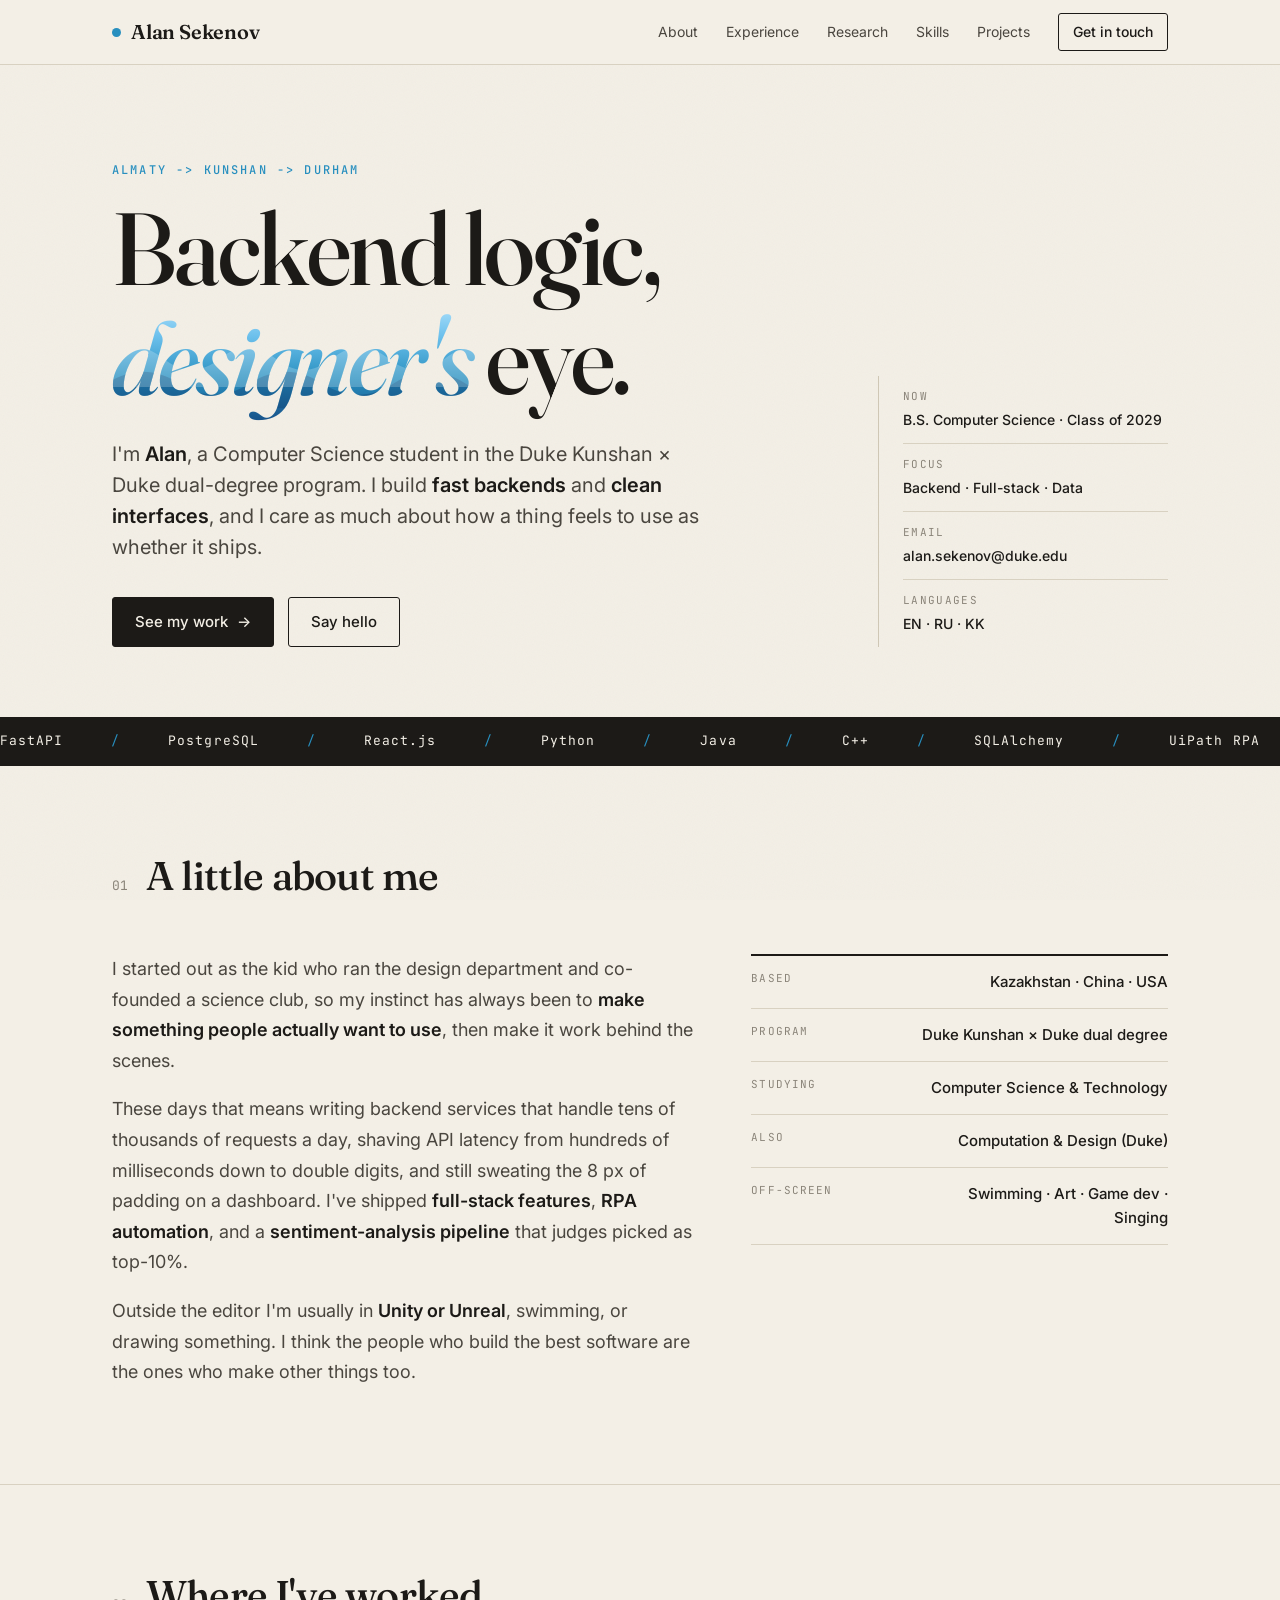
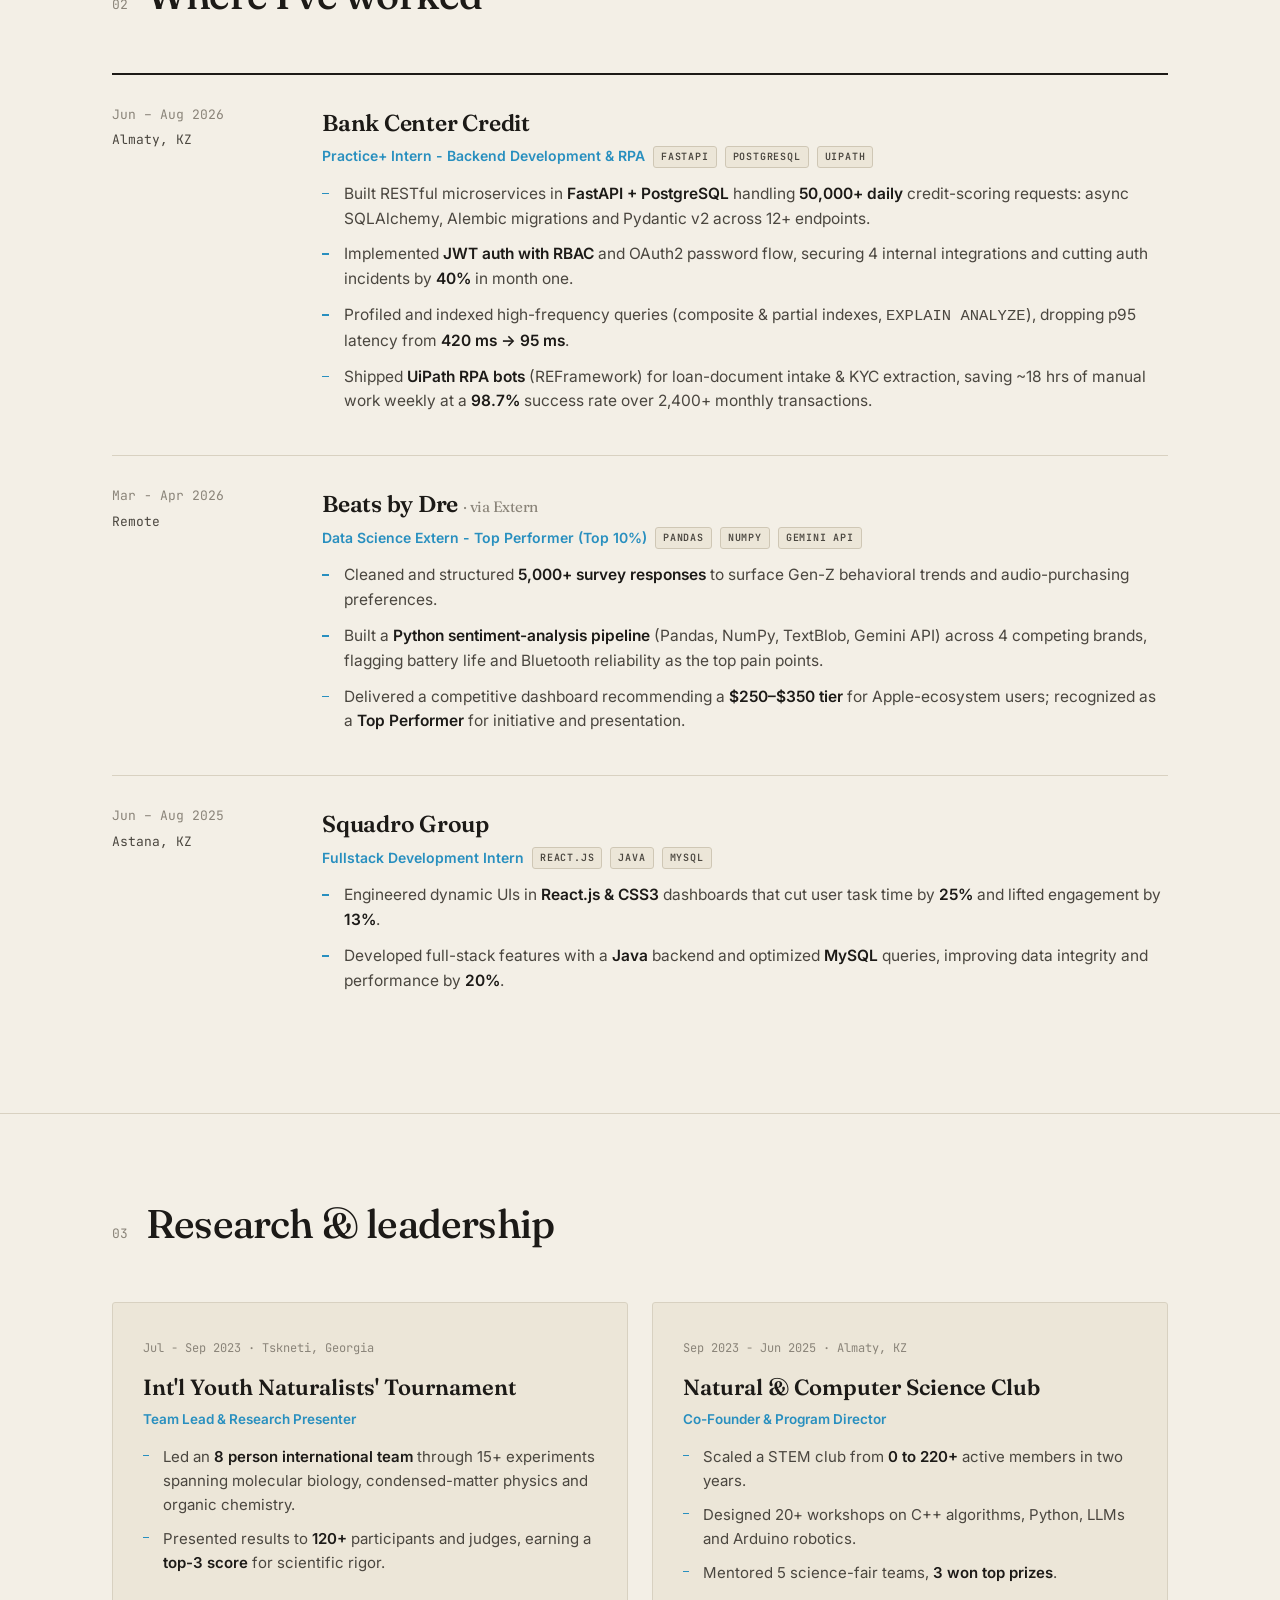
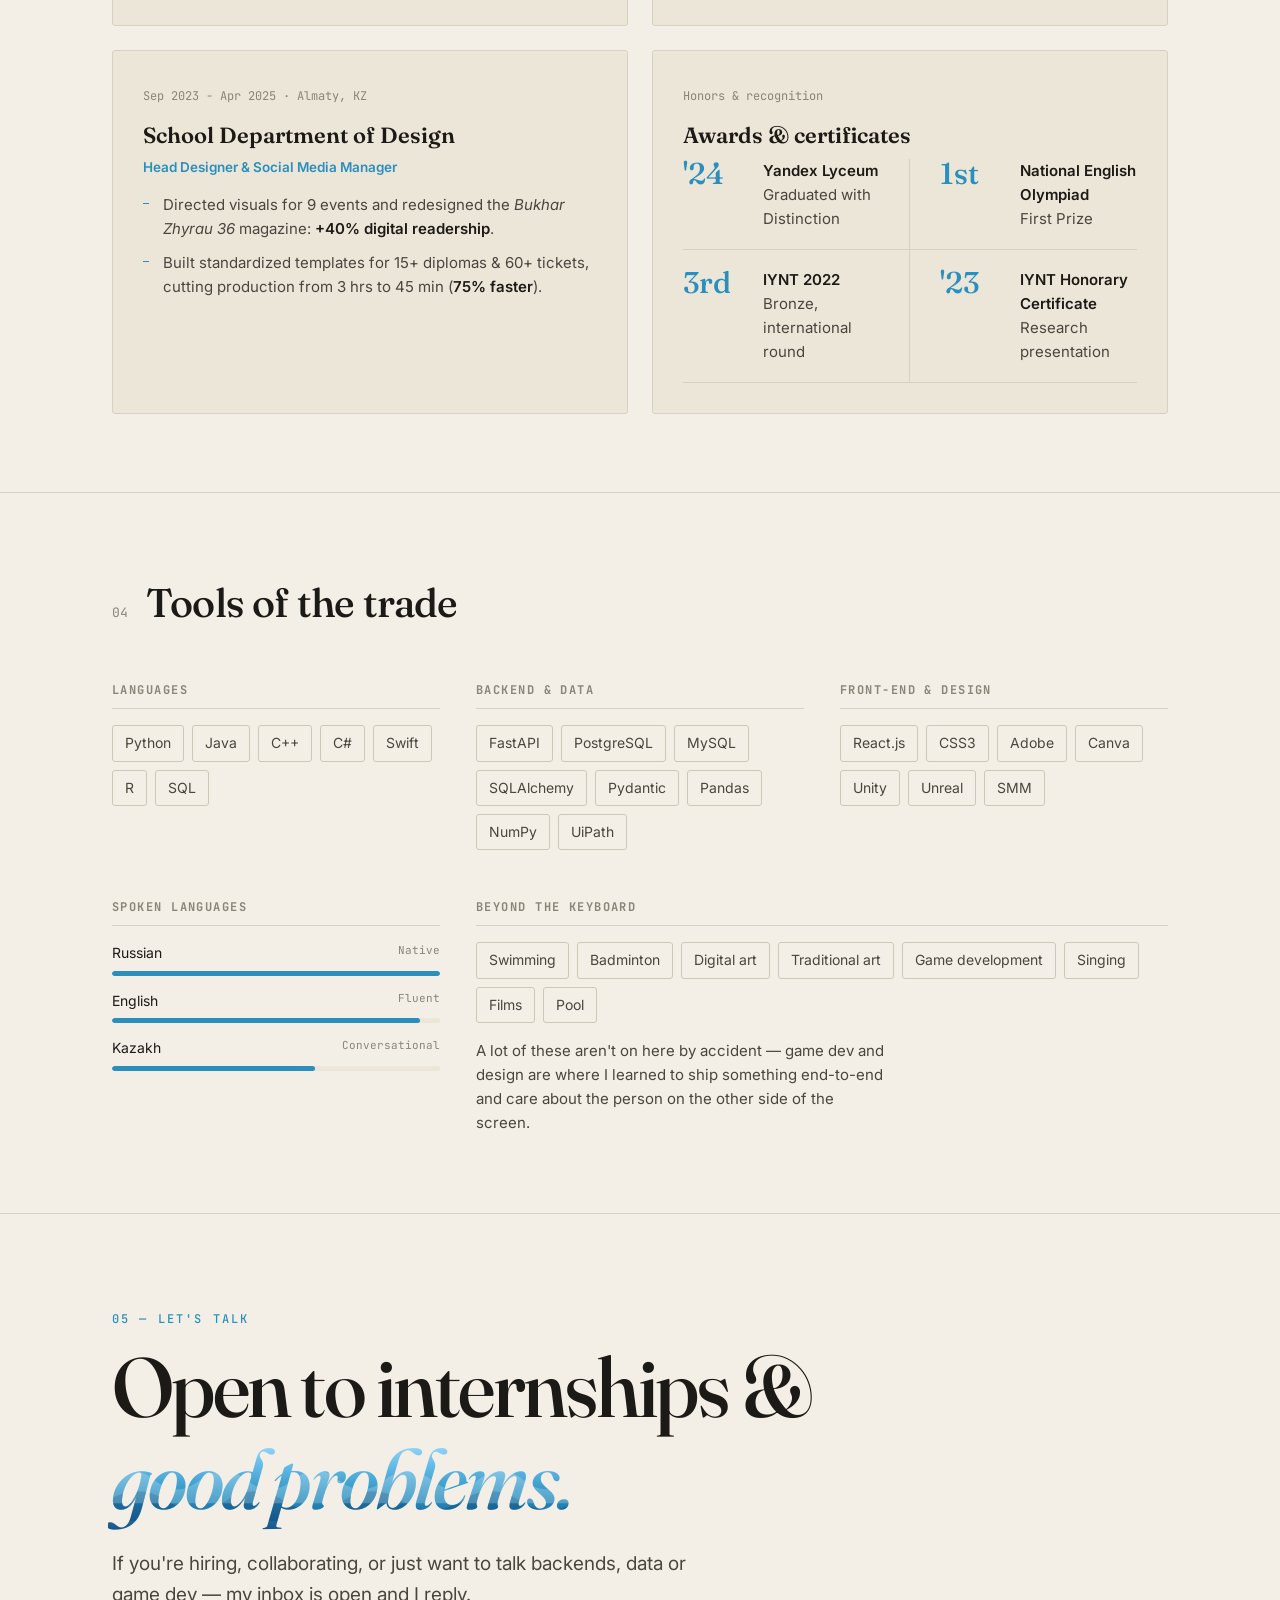
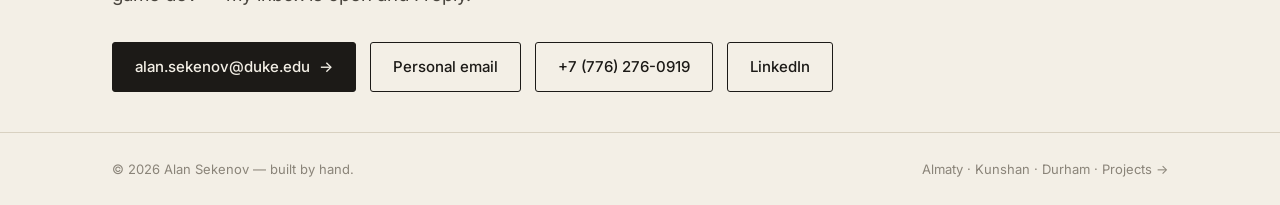
<file: index.html>
<!DOCTYPE html>
<html lang="en">
<head>
<meta charset="UTF-8">
<meta name="viewport" content="width=device-width, initial-scale=1.0">
<title>Alan Sekenov - Computer Science · Duke Kunshan</title>
<meta name="description" content="Alan Sekenov - CS student at Duke Kunshan & Duke University. Backend, full-stack, data science and design. Building things that are fast, useful and well-made.">
<meta property="og:type" content="website">
<meta property="og:title" content="Alan Sekenov - Computer Science · Duke Kunshan">
<meta property="og:description" content="Backend logic, designer's eye. CS student building fast backends and clean interfaces.">
<meta property="og:image" content="og-image.png">
<meta name="twitter:card" content="summary_large_image">
<meta name="twitter:title" content="Alan Sekenov - Computer Science · Duke Kunshan">
<meta name="twitter:description" content="Backend logic, designer's eye. CS student building fast backends and clean interfaces.">
<meta name="twitter:image" content="og-image.png">
<link rel="preconnect" href="https://fonts.googleapis.com">
<link rel="preconnect" href="https://fonts.gstatic.com" crossorigin>
<style>
/* ============================================================
   Alan Sekenov — personal site
   Editorial / print-inspired. Warm paper, ink, one clay accent.
   ============================================================ */

@import url('https://fonts.googleapis.com/css2?family=Fraunces:ital,opsz,wght@0,9..144,400;0,9..144,500;0,9..144,600;1,9..144,400&family=Inter:wght@400;500;600&family=JetBrains+Mono:wght@400;500&display=swap');

:root{
  --paper:#f3efe6;
  --paper-2:#ece6d8;
  --ink:#1c1a17;
  --ink-soft:#4a463f;
  --ink-faint:#8a8479;
  --clay:#288fbf;
  --clay-deep:#1d509c;
  --line:#d8d1c1;
  --rule:#cfc7b5;
  --max:1120px;
  --r:3px;            /* one border-radius for the whole site */
}

*{box-sizing:border-box;margin:0;padding:0}
html{scroll-behavior:smooth}
body{
  background:var(--paper);
  color:var(--ink);
  font-family:'Inter',system-ui,sans-serif;
  font-size:17px;
  line-height:1.6;
  -webkit-font-smoothing:antialiased;
  text-rendering:optimizeLegibility;
}
::selection{background:var(--clay);color:var(--paper)}
a{color:inherit;text-decoration:none}

/* paper grain texture */
body::before{
  content:"";position:fixed;inset:0;pointer-events:none;z-index:1;opacity:.035;
  background-image:url("data:image/svg+xml,%3Csvg xmlns='http://www.w3.org/2000/svg' width='120' height='120'%3E%3Cfilter id='n'%3E%3CfeTurbulence type='fractalNoise' baseFrequency='0.9' numOctaves='2'/%3E%3C/filter%3E%3Crect width='100%25' height='100%25' filter='url(%23n)'/%3E%3C/svg%3E");
}

.wrap{max-width:var(--max);margin:0 auto;padding:0 32px}

/* ---------- mono label helper ---------- */
.kicker{
  font-family:'JetBrains Mono',monospace;
  font-size:12px;letter-spacing:.18em;text-transform:uppercase;
  color:var(--clay);font-weight:500;
}
.num{
  font-family:'JetBrains Mono',monospace;
  font-size:13px;color:var(--ink-faint);
}

/* ============================================================
   NAV
   ============================================================ */
.nav{
  position:sticky;top:0;z-index:50;
  background:rgba(243,239,230,.96);
  backdrop-filter:blur(6px);
  border-bottom:1px solid var(--line);
}
.nav .wrap{display:flex;align-items:center;justify-content:space-between;height:64px}
.brand{
  font-family:'Fraunces',serif;font-weight:600;font-size:20px;letter-spacing:-.01em;
  display:flex;align-items:center;gap:10px;
}
.brand .dot{width:9px;height:9px;border-radius:50%;background:var(--clay);display:inline-block}
.navlinks{display:flex;gap:28px;align-items:center}
.navlinks a{
  font-size:14px;color:var(--ink-soft);position:relative;padding:4px 0;transition:color .2s;
}
.navlinks a:hover{color:var(--ink)}
.navlinks a::after{
  content:"";position:absolute;left:0;bottom:-2px;height:1.5px;width:0;background:var(--clay);transition:width .25s ease;
}
.navlinks a:hover::after{width:100%}
.navlinks a.active{color:var(--ink)}
.navlinks a.active::after{width:100%}
.nav-cta{
  border:1.5px solid var(--ink);border-radius:var(--r);padding:7px 14px !important;font-weight:500;
}
.nav-cta:hover{background:var(--ink);color:var(--paper)!important}
.nav-cta::after{display:none}
.menu-btn{display:none;background:none;border:none;font-family:'JetBrains Mono',monospace;font-size:13px;cursor:pointer;color:var(--ink)}

/* ============================================================
   HERO
   ============================================================ */
.hero{position:relative;z-index:2;padding:90px 0 70px}
.hero-grid{display:grid;grid-template-columns:1fr 290px;gap:60px;align-items:end}
.hero h1{
  font-family:'Fraunces',serif;font-weight:500;
  font-size:clamp(46px,8vw,104px);line-height:.94;letter-spacing:-.025em;
  margin:18px 0 0;
}
.hero h1 em{font-style:italic;color:var(--clay)}

/* ============================================================
   WATER TEXT  —  letters filled with moving water; ripples on hover
   ============================================================ */
@property --w1{syntax:'<length>';inherits:false;initial-value:0px;}
@property --w2{syntax:'<length>';inherits:false;initial-value:0px;}
.disco{
  font-style:italic;
  display:inline-block;
  position:relative;
  /* padding + matching negative margin = room for descenders (g, p, y)
     so the water fill isn't clipped, with zero layout shift */
  padding:.06em .05em .16em;
  margin:0 -.05em -.16em;
  line-height:1.08;
  --mx:50%; --my:50%;      /* cursor position, set by JS */
  --glowA:0;               /* ripple highlight strength, 0 when idle */
  color:var(--clay);                 /* fallback if clip-text unsupported */
  background-color:transparent;
  background-image:
    /* cursor ripple: a bright crest that follows the pointer on hover */
    radial-gradient(circle 1.4em at var(--mx) var(--my), rgb(255 255 255 / var(--glowA)), transparent 60%),
    /* light wave (foam highlights) */
    url("data:image/svg+xml,%3Csvg xmlns='http://www.w3.org/2000/svg' width='120' height='60' viewBox='0 0 120 60'%3E%3Cpath d='M0 30 C20 14 40 14 60 30 S100 46 120 30 V60 H0 Z' fill='rgba(255,255,255,0.22)'/%3E%3C/svg%3E"),
    /* shadow wave (depth) */
    url("data:image/svg+xml,%3Csvg xmlns='http://www.w3.org/2000/svg' width='150' height='64' viewBox='0 0 150 64'%3E%3Cpath d='M0 38 C25 22 50 22 75 38 S125 54 150 38 V64 H0 Z' fill='rgba(12,58,108,0.34)'/%3E%3C/svg%3E"),
    /* water body: bright surface to deep base */
    linear-gradient(180deg, #bfe9ff 0%, #6cc0ec 30%, var(--clay) 62%, #14457e 100%);
  background-size: auto, 1.1em .9em, 1.4em 1em, 100% 100%;
  background-repeat: no-repeat, repeat, repeat, no-repeat;
  background-position: var(--mx) var(--my), var(--w1) 40%, var(--w2) bottom, 0 0;
  -webkit-background-clip:text;
  background-clip:text;
  -webkit-text-fill-color:transparent;
  -webkit-box-decoration-break:clone;
  box-decoration-break:clone;
  animation: wave1 6s linear infinite, wave2 9s linear infinite, bob 5s ease-in-out infinite;
  transition:filter .35s ease;
  cursor:default;
}
.disco:hover{filter:drop-shadow(0 4px 14px rgba(40,120,200,.30)) saturate(1.12) brightness(1.03)}
@keyframes wave1{to{--w1:-1.1em}}                 /* scroll exactly one tile = seamless loop */
@keyframes wave2{to{--w2:1.4em}}
@keyframes bob{0%,100%{transform:translateY(0)}50%{transform:translateY(.045em)}}
@supports not ((-webkit-background-clip:text) or (background-clip:text)){
  .disco{color:var(--clay);-webkit-text-fill-color:currentColor;background:none}
}

.hero .lede{
  font-size:20px;color:var(--ink-soft);max-width:46ch;margin-top:26px;line-height:1.55;
}
.hero .lede b{color:var(--ink);font-weight:600}
.hero-side{
  border-left:1px solid var(--rule);padding-left:24px;font-size:14px;color:var(--ink-soft);
}
.hero-side .row{padding:12px 0;border-bottom:1px solid var(--line)}
.hero-side .row:last-child{border-bottom:none}
.hero-side .k{font-family:'JetBrains Mono',monospace;font-size:11px;letter-spacing:.12em;text-transform:uppercase;color:var(--ink-faint);display:block;margin-bottom:3px}
.hero-side .v{color:var(--ink);font-weight:500}
.hero-side .v a:hover{color:var(--clay)}

.actions{display:flex;gap:14px;margin-top:34px;flex-wrap:wrap}
.btn{
  font-size:15px;font-weight:500;padding:12px 22px;border-radius:var(--r);border:1.5px solid var(--ink);
  display:inline-flex;align-items:center;gap:9px;transition:.2s;cursor:pointer;
}
.btn.primary{background:var(--ink);color:var(--paper)}
.btn.primary:hover{background:var(--clay);border-color:var(--clay)}
.btn.ghost:hover{background:var(--ink);color:var(--paper)}
.btn .arr{transition:transform .2s}
.btn:hover .arr{transform:translateX(4px)}

/* marquee strip */
.strip{
  border-top:1px solid var(--ink);border-bottom:1px solid var(--ink);
  background:var(--ink);color:var(--paper);overflow:hidden;position:relative;z-index:2;
}
.strip-track{display:flex;gap:48px;white-space:nowrap;padding:13px 0;animation:slide 32s linear infinite;font-family:'JetBrains Mono',monospace;font-size:13px;letter-spacing:.08em}
.strip-track span{display:flex;align-items:center;gap:48px}
.strip-track b{color:var(--clay);font-weight:400}
@keyframes slide{from{transform:translateX(0)}to{transform:translateX(-50%)}}

/* ============================================================
   SECTION SCAFFOLD
   ============================================================ */
section{position:relative;z-index:2}
.block{padding:78px 0;border-bottom:1px solid var(--line)}
.sec-head{display:flex;align-items:baseline;gap:18px;margin-bottom:46px}
.sec-head h2{
  font-family:'Fraunces',serif;font-weight:500;font-size:clamp(28px,4vw,40px);letter-spacing:-.02em;
}
.sec-head .num{padding-top:6px}

/* ---------- About ---------- */
.about-grid{display:grid;grid-template-columns:1.4fr 1fr;gap:56px}
.about p{font-size:18px;color:var(--ink-soft);margin-bottom:18px;line-height:1.7}
.about p b{color:var(--ink);font-weight:600}
.facts{border-top:2px solid var(--ink)}
.facts .f{display:flex;justify-content:space-between;gap:16px;padding:14px 0;border-bottom:1px solid var(--line);font-size:15px}
.facts .f .lbl{font-family:'JetBrains Mono',monospace;font-size:11px;letter-spacing:.1em;text-transform:uppercase;color:var(--ink-faint)}
.facts .f .val{text-align:right;color:var(--ink);font-weight:500;max-width:60%}

/* ---------- Experience timeline ---------- */
.exp{display:block}
.exp-item{display:contents}
.exp-row{
  display:grid;grid-template-columns:170px 1fr;gap:40px;
  padding:30px 0;border-top:1px solid var(--line);
}
.exp-row:first-child{border-top:2px solid var(--ink)}
.exp-when{font-family:'JetBrains Mono',monospace;font-size:13px;color:var(--ink-faint);line-height:1.5}
.exp-when .where{display:block;color:var(--ink-soft);margin-top:6px}
.exp-body h3{font-family:'Fraunces',serif;font-weight:600;font-size:23px;letter-spacing:-.01em}
.exp-role{color:var(--clay);font-weight:600;font-size:14px;margin:4px 0 14px;display:flex;flex-wrap:wrap;gap:8px;align-items:center}
.exp-role .tag{
  font-family:'JetBrains Mono',monospace;font-size:10px;letter-spacing:.08em;text-transform:uppercase;
  color:var(--ink-soft);border:1px solid var(--rule);border-radius:var(--r);padding:2px 7px;background:var(--paper-2);
}
.exp-body ul{list-style:none}
.exp-body li{
  position:relative;padding-left:22px;margin-bottom:11px;color:var(--ink-soft);font-size:15.5px;line-height:1.6;
}
.exp-body li::before{content:"";position:absolute;left:0;top:11px;width:7px;height:1.5px;background:var(--clay)}
.exp-body li b{color:var(--ink);font-weight:600}
.exp-row:hover .exp-body h3{color:var(--clay-deep)}

/* ---------- Two-up cards (research / leadership) ---------- */
.cards{display:grid;grid-template-columns:1fr 1fr;gap:24px}
.card{
  border:1px solid var(--line);border-radius:var(--r);padding:30px;background:var(--paper-2);
  transition:.25s;position:relative;overflow:hidden;
}
.card::before{content:"";position:absolute;left:0;top:0;width:3px;height:0;background:var(--clay);transition:height .3s}
.card:hover{transform:translateY(-3px);box-shadow:0 14px 34px -22px rgba(28,26,23,.5)}
.card:hover::before{height:100%}
.card .when{font-family:'JetBrains Mono',monospace;font-size:12px;color:var(--ink-faint)}
.card h3{font-family:'Fraunces',serif;font-weight:600;font-size:22px;margin:10px 0 4px}
.card .role{color:var(--clay);font-weight:600;font-size:13.5px;margin-bottom:14px}
.card ul{list-style:none}
.card li{position:relative;padding-left:20px;margin-bottom:10px;color:var(--ink-soft);font-size:15px}
.card li::before{content:"";position:absolute;left:0;top:10px;width:6px;height:1.5px;background:var(--clay)}
.card li b{color:var(--ink);font-weight:600}

/* ---------- Skills ---------- */
.skill-grid{display:grid;grid-template-columns:repeat(3,1fr);gap:36px}
.skill-col h4{font-family:'JetBrains Mono',monospace;font-size:12px;letter-spacing:.12em;text-transform:uppercase;color:var(--ink-faint);margin-bottom:16px;padding-bottom:8px;border-bottom:1px solid var(--line)}
.chips{display:flex;flex-wrap:wrap;gap:8px}
.chip{
  font-size:14px;padding:6px 12px;border:1px solid var(--rule);border-radius:var(--r);background:var(--paper);
  color:var(--ink-soft);transition:.18s;cursor:default;
}
.chip:hover{background:var(--ink);color:var(--paper);border-color:var(--ink)}
.lang-bar{margin-top:6px}
.lang{margin-bottom:14px}
.lang .top{display:flex;justify-content:space-between;font-size:14px;margin-bottom:6px}
.lang .top span:last-child{font-family:'JetBrains Mono',monospace;font-size:11px;color:var(--ink-faint)}
.lang .track{height:5px;background:var(--paper-2);border-radius:var(--r);overflow:hidden}
.lang .fill{height:100%;background:var(--clay);border-radius:var(--r)}

/* ---------- accolades ---------- */
.accolades{display:grid;grid-template-columns:repeat(2,1fr);gap:0;margin-top:10px;border-top:2px solid var(--ink)}
.acc{padding:18px 0;border-bottom:1px solid var(--line);display:flex;gap:16px;align-items:flex-start}
.acc:nth-child(odd){padding-right:30px;border-right:1px solid var(--line)}
.acc:nth-child(even){padding-left:30px}
.acc .yr{font-family:'Fraunces',serif;font-size:30px;font-weight:500;color:var(--clay);line-height:1;min-width:64px}
.acc .txt{font-size:15px;color:var(--ink-soft)}
.acc .txt b{color:var(--ink);font-weight:600;display:block}

/* ============================================================
   CONTACT / FOOTER
   ============================================================ */
.contact{padding:90px 0 40px;position:relative;z-index:2}
.contact h2{font-family:'Fraunces',serif;font-weight:500;font-size:clamp(38px,7vw,84px);line-height:1;letter-spacing:-.03em;margin:14px 0 0}
.contact h2 em{font-style:italic;color:var(--clay)}
.contact .sub{font-size:19px;color:var(--ink-soft);margin:24px 0 32px;max-width:48ch}
.contact-links{display:flex;flex-wrap:wrap;gap:14px}
.foot{border-top:1px solid var(--line);padding:26px 0;font-size:13px;color:var(--ink-faint);display:flex;justify-content:space-between;flex-wrap:wrap;gap:12px;position:relative;z-index:2}
.foot a:hover{color:var(--clay)}

/* ============================================================
   PROJECTS (placeholder) PAGE
   ============================================================ */
.placeholder{min-height:62vh;display:flex;align-items:center;padding:80px 0;position:relative;z-index:2}
.ph-grid{display:grid;grid-template-columns:1fr 320px;gap:60px;align-items:center;width:100%}
.placeholder h1{font-family:'Fraunces',serif;font-weight:500;font-size:clamp(40px,7vw,82px);line-height:.96;letter-spacing:-.025em}
.placeholder h1 em{font-style:italic;color:var(--clay)}
.placeholder .lede{font-size:19px;color:var(--ink-soft);max-width:46ch;margin:24px 0 30px}
.ph-card{border:1px dashed var(--rule);border-radius:var(--r);padding:28px;background:var(--paper-2)}
.ph-card .pill{font-family:'JetBrains Mono',monospace;font-size:11px;letter-spacing:.14em;text-transform:uppercase;color:var(--clay);display:inline-block;margin-bottom:14px}
.ph-list{list-style:none}
.ph-list li{padding:11px 0;border-bottom:1px solid var(--line);font-size:14px;color:var(--ink-soft);display:flex;align-items:center;gap:10px}
.ph-list li:last-child{border-bottom:none}
.ph-list .stat{font-family:'JetBrains Mono',monospace;font-size:10px;color:var(--ink-faint);margin-left:auto;border:1px solid var(--line);padding:2px 7px;border-radius:var(--r)}
.blink{display:inline-block;width:9px;height:16px;background:var(--clay);margin-left:4px;animation:blink 1.1s steps(1) infinite;vertical-align:-2px}
@keyframes blink{50%{opacity:0}}

/* ============================================================
   reveal-on-scroll
   ============================================================ */
.reveal{opacity:0;transform:translateY(18px);transition:opacity .6s ease,transform .6s ease}
.reveal.in{opacity:1;transform:none}
@media (prefers-reduced-motion:reduce){
  .reveal{opacity:1;transform:none;transition:none}
  .strip-track{animation:none}
  .disco{animation:none}
  html{scroll-behavior:auto}
}

/* ============================================================
   RESPONSIVE
   ============================================================ */
@media(max-width:880px){
  .hero-grid{grid-template-columns:1fr;gap:36px}
  .hero-side{border-left:none;border-top:1px solid var(--rule);padding-left:0;padding-top:20px}
  .about-grid{grid-template-columns:1fr;gap:32px}
  .exp-row{grid-template-columns:1fr;gap:12px}
  .cards{grid-template-columns:1fr}
  .skill-grid{grid-template-columns:1fr}
  .accolades{grid-template-columns:1fr}
  .acc:nth-child(odd){padding-right:0;border-right:none}
  .acc:nth-child(even){padding-left:0}
  .ph-grid{grid-template-columns:1fr;gap:36px}
}
@media(max-width:620px){
  body{font-size:16px}
  .wrap{padding:0 20px}
  .navlinks{display:none}
  .navlinks.open{display:flex;position:absolute;top:64px;left:0;right:0;flex-direction:column;gap:0;background:var(--paper);border-bottom:1px solid var(--line);padding:8px 20px 16px}
  .navlinks.open a{padding:12px 0;border-bottom:1px solid var(--line)}
  .menu-btn{display:block}
  .hero{padding:54px 0 44px}
}

</style>
<link rel="icon" href="data:image/svg+xml,%3Csvg xmlns='http://www.w3.org/2000/svg' viewBox='0 0 32 32'%3E%3Crect width='32' height='32' rx='6' fill='%231c1a17'/%3E%3Ctext x='16' y='23' font-family='Georgia,serif' font-size='19' fill='%23288fbf' text-anchor='middle'%3EA%3C/text%3E%3C/svg%3E">
</head>
<body>

<!-- ===================== NAV ===================== -->
<header class="nav">
  <div class="wrap">
    <a href="index.html" class="brand"><span class="dot"></span> Alan Sekenov</a>
    <button class="menu-btn" id="menuBtn">MENU</button>
    <nav class="navlinks" id="navlinks">
      <a href="#about">About</a>
      <a href="#experience">Experience</a>
      <a href="#research">Research</a>
      <a href="#skills">Skills</a>
      <a href="projects.html">Projects</a>
      <a href="#contact" class="nav-cta">Get in touch</a>
    </nav>
  </div>
</header>

<!-- ===================== HERO ===================== -->
<section class="hero">
  <div class="wrap">
    <div class="hero-grid">
      <div>
        <span class="kicker">Almaty -> Kunshan -> Durham</span>
        <h1>Backend logic,<br><span class="disco">designer's</span> eye.</h1>
        <p class="lede">I'm <b>Alan</b>, a Computer Science student in the Duke&nbsp;Kunshan × Duke dual-degree program. I build <b>fast backends</b> and <b>clean interfaces</b>, and I care as much about how a thing feels to use as whether it ships.</p>
        <div class="actions">
          <a href="#experience" class="btn primary">See my work <span class="arr">→</span></a>
          <a href="#contact" class="btn ghost">Say hello</a>
        </div>
      </div>
      <aside class="hero-side">
        <div class="row"><span class="k">Now</span><span class="v">B.S. Computer Science · Class of 2029</span></div>
        <div class="row"><span class="k">Focus</span><span class="v">Backend · Full-stack · Data</span></div>
        <div class="row"><span class="k">Email</span><span class="v"><a href="mailto:alan.sekenov@duke.edu">alan.sekenov@duke.edu</a></span></div>
        <div class="row"><span class="k">Languages</span><span class="v">EN · RU · KK</span></div>
      </aside>
    </div>
  </div>
</section>

<!-- ===================== MARQUEE STRIP ===================== -->
<div class="strip">
  <div class="strip-track">
    <span>FastAPI <b>/</b> PostgreSQL <b>/</b> React.js <b>/</b> Python <b>/</b> Java <b>/</b> C++ <b>/</b> SQLAlchemy <b>/</b> UiPath RPA <b>/</b> Data Science <b>/</b> Design <b>/</b> Game Dev <b>/</b> Swift <b>/</b></span>
    <span aria-hidden="true">FastAPI <b>/</b> PostgreSQL <b>/</b> React.js <b>/</b> Python <b>/</b> Java <b>/</b> C++ <b>/</b> SQLAlchemy <b>/</b> UiPath RPA <b>/</b> Data Science <b>/</b> Design <b>/</b> Game Dev <b>/</b> Swift <b>/</b></span>
  </div>
</div>

<!-- ===================== ABOUT ===================== -->
<section id="about" class="block">
  <div class="wrap reveal">
    <div class="sec-head"><span class="num">01</span><h2>A little about me</h2></div>
    <div class="about-grid">
      <div class="about">
        <p>I started out as the kid who ran the design department and co-founded a science club, so my instinct has always been to <b>make something people actually want to use</b>, then make it work behind the scenes.</p>
        <p>These days that means writing backend services that handle tens of thousands of requests a day, shaving API latency from hundreds of milliseconds down to double digits, and still sweating the 8&nbsp;px of padding on a dashboard. I've shipped <b>full-stack features</b>, <b>RPA automation</b>, and a <b>sentiment-analysis pipeline</b> that judges picked as top-10%.</p>
        <p>Outside the editor I'm usually in <b>Unity or Unreal</b>, swimming, or drawing something. I think the people who build the best software are the ones who make other things too.</p>
      </div>
      <div class="facts">
        <div class="f"><span class="lbl">Based</span><span class="val">Kazakhstan · China · USA</span></div>
        <div class="f"><span class="lbl">Program</span><span class="val">Duke Kunshan × Duke dual degree</span></div>
        <div class="f"><span class="lbl">Studying</span><span class="val">Computer Science & Technology</span></div>
        <div class="f"><span class="lbl">Also</span><span class="val">Computation & Design (Duke)</span></div>
        <div class="f"><span class="lbl">Off-screen</span><span class="val">Swimming · Art · Game dev · Singing</span></div>
      </div>
    </div>
  </div>
</section>

<!-- ===================== EXPERIENCE ===================== -->
<section id="experience" class="block">
  <div class="wrap reveal">
    <div class="sec-head"><span class="num">02</span><h2>Where I've worked</h2></div>
    <div class="exp">

      <div class="exp-row">
        <div class="exp-when">Jun – Aug 2026<span class="where">Almaty, KZ</span></div>
        <div class="exp-body">
          <h3>Bank Center Credit</h3>
          <div class="exp-role">Practice+ Intern - Backend Development & RPA
            <span class="tag">FastAPI</span><span class="tag">PostgreSQL</span><span class="tag">UiPath</span>
          </div>
          <ul>
            <li>Built RESTful microservices in <b>FastAPI + PostgreSQL</b> handling <b>50,000+ daily</b> credit-scoring requests: async SQLAlchemy, Alembic migrations and Pydantic v2 across 12+ endpoints.</li>
            <li>Implemented <b>JWT auth with RBAC</b> and OAuth2 password flow, securing 4 internal integrations and cutting auth incidents by <b>40%</b> in month one.</li>
            <li>Profiled and indexed high-frequency queries (composite & partial indexes, <code>EXPLAIN ANALYZE</code>), dropping p95 latency from <b>420 ms -> 95 ms</b>.</li>
            <li>Shipped <b>UiPath RPA bots</b> (REFramework) for loan-document intake & KYC extraction, saving ~18 hrs of manual work weekly at a <b>98.7%</b> success rate over 2,400+ monthly transactions.</li>
          </ul>
        </div>
      </div>

      <div class="exp-row">
        <div class="exp-when">Mar - Apr 2026<span class="where">Remote</span></div>
        <div class="exp-body">
          <h3>Beats by Dre <span style="font-weight:400;color:var(--ink-faint);font-size:15px">· via Extern</span></h3>
          <div class="exp-role">Data Science Extern - Top Performer (Top 10%)
            <span class="tag">Pandas</span><span class="tag">NumPy</span><span class="tag">Gemini API</span>
          </div>
          <ul>
            <li>Cleaned and structured <b>5,000+ survey responses</b> to surface Gen-Z behavioral trends and audio-purchasing preferences.</li>
            <li>Built a <b>Python sentiment-analysis pipeline</b> (Pandas, NumPy, TextBlob, Gemini API) across 4 competing brands, flagging battery life and Bluetooth reliability as the top pain points.</li>
            <li>Delivered a competitive dashboard recommending a <b>$250–$350 tier</b> for Apple-ecosystem users; recognized as a <b>Top Performer</b> for initiative and presentation.</li>
          </ul>
        </div>
      </div>

      <div class="exp-row">
        <div class="exp-when">Jun – Aug 2025<span class="where">Astana, KZ</span></div>
        <div class="exp-body">
          <h3>Squadro Group</h3>
          <div class="exp-role">Fullstack Development Intern
            <span class="tag">React.js</span><span class="tag">Java</span><span class="tag">MySQL</span>
          </div>
          <ul>
            <li>Engineered dynamic UIs in <b>React.js & CSS3</b> dashboards that cut user task time by <b>25%</b> and lifted engagement by <b>13%</b>.</li>
            <li>Developed full-stack features with a <b>Java</b> backend and optimized <b>MySQL</b> queries, improving data integrity and performance by <b>20%</b>.</li>
          </ul>
        </div>
      </div>

    </div>
  </div>
</section>

<!-- ===================== RESEARCH + LEADERSHIP ===================== -->
<section id="research" class="block">
  <div class="wrap reveal">
    <div class="sec-head"><span class="num">03</span><h2>Research & leadership</h2></div>
    <div class="cards">

      <div class="card">
        <span class="when">Jul - Sep 2023 · Tskneti, Georgia</span>
        <h3>Int'l Youth Naturalists' Tournament</h3>
        <div class="role">Team Lead & Research Presenter</div>
        <ul>
          <li>Led an <b>8 person international team</b> through 15+ experiments spanning molecular biology, condensed-matter physics and organic chemistry.</li>
          <li>Presented results to <b>120+</b> participants and judges, earning a <b>top-3 score</b> for scientific rigor.</li>
        </ul>
      </div>

      <div class="card">
        <span class="when">Sep 2023 - Jun 2025 · Almaty, KZ</span>
        <h3>Natural & Computer Science Club</h3>
        <div class="role">Co-Founder & Program Director</div>
        <ul>
          <li>Scaled a STEM club from <b>0 to 220+</b> active members in two years.</li>
          <li>Designed 20+ workshops on C++ algorithms, Python, LLMs and Arduino robotics.</li>
          <li>Mentored 5 science-fair teams, <b>3 won top prizes</b>.</li>
        </ul>
      </div>

      <div class="card">
        <span class="when">Sep 2023 - Apr 2025 · Almaty, KZ</span>
        <h3>School Department of Design</h3>
        <div class="role">Head Designer & Social Media Manager</div>
        <ul>
          <li>Directed visuals for 9 events and redesigned the <i>Bukhar Zhyrau 36</i> magazine: <b>+40% digital readership</b>.</li>
          <li>Built standardized templates for 15+ diplomas & 60+ tickets, cutting production from 3 hrs to 45 min (<b>75% faster</b>).</li>
        </ul>
      </div>

      <div class="card">
        <span class="when">Honors & recognition</span>
        <h3>Awards & certificates</h3>
        <div class="accolades" style="border-top:none;margin-top:6px">
          <div class="acc" style="padding-top:0"><span class="yr">'24</span><span class="txt"><b>Yandex Lyceum</b>Graduated with Distinction</span></div>
          <div class="acc" style="padding-top:0"><span class="yr">1st</span><span class="txt"><b>National English Olympiad</b>First Prize</span></div>
          <div class="acc"><span class="yr">3rd</span><span class="txt"><b>IYNT 2022</b>Bronze, international round</span></div>
          <div class="acc"><span class="yr">'23</span><span class="txt"><b>IYNT Honorary Certificate</b>Research presentation</span></div>
        </div>
      </div>

    </div>
  </div>
</section>

<!-- ===================== SKILLS ===================== -->
<section id="skills" class="block">
  <div class="wrap reveal">
    <div class="sec-head"><span class="num">04</span><h2>Tools of the trade</h2></div>
    <div class="skill-grid">
      <div class="skill-col">
        <h4>Languages</h4>
        <div class="chips">
          <span class="chip">Python</span><span class="chip">Java</span><span class="chip">C++</span>
          <span class="chip">C#</span><span class="chip">Swift</span><span class="chip">R</span>
          <span class="chip">SQL</span>
        </div>
      </div>
      <div class="skill-col">
        <h4>Backend & Data</h4>
        <div class="chips">
          <span class="chip">FastAPI</span><span class="chip">PostgreSQL</span><span class="chip">MySQL</span>
          <span class="chip">SQLAlchemy</span><span class="chip">Pydantic</span><span class="chip">Pandas</span>
          <span class="chip">NumPy</span><span class="chip">UiPath</span>
        </div>
      </div>
      <div class="skill-col">
        <h4>Front-end & Design</h4>
        <div class="chips">
          <span class="chip">React.js</span><span class="chip">CSS3</span><span class="chip">Adobe</span>
          <span class="chip">Canva</span><span class="chip">Unity</span><span class="chip">Unreal</span>
          <span class="chip">SMM</span>
        </div>
      </div>
    </div>

    <div class="skill-grid" style="margin-top:48px">
      <div class="skill-col" style="grid-column:span 1">
        <h4>Spoken languages</h4>
        <div class="lang-bar">
          <div class="lang"><div class="top"><span>Russian</span><span>Native</span></div><div class="track"><div class="fill" style="width:100%"></div></div></div>
          <div class="lang"><div class="top"><span>English</span><span>Fluent</span></div><div class="track"><div class="fill" style="width:94%"></div></div></div>
          <div class="lang"><div class="top"><span>Kazakh</span><span>Conversational</span></div><div class="track"><div class="fill" style="width:62%"></div></div></div>
        </div>
      </div>
      <div class="skill-col" style="grid-column:span 2">
        <h4>Beyond the keyboard</h4>
        <div class="chips">
          <span class="chip">Swimming</span><span class="chip">Badminton</span><span class="chip">Digital art</span>
          <span class="chip">Traditional art</span><span class="chip">Game development</span><span class="chip">Singing</span>
          <span class="chip">Films</span><span class="chip">Pool</span>
        </div>
        <p style="margin-top:16px;color:var(--ink-soft);font-size:15px;max-width:46ch">A lot of these aren't on here by accident — game dev and design are where I learned to ship something end-to-end and care about the person on the other side of the screen.</p>
      </div>
    </div>
  </div>
</section>

<!-- ===================== CONTACT ===================== -->
<section id="contact" class="contact">
  <div class="wrap reveal">
    <span class="kicker">05 — Let's talk</span>
    <h2>Open to internships &amp; <span class="disco">good problems.</span></h2>
    <p class="sub">If you're hiring, collaborating, or just want to talk backends, data or game dev — my inbox is open and I reply.</p>
    <div class="contact-links">
      <a href="mailto:alan.sekenov@duke.edu" class="btn primary">alan.sekenov@duke.edu <span class="arr">→</span></a>
      <a href="mailto:alan.sekenov@gmail.com" class="btn ghost">Personal email</a>
      <a href="tel:+77762760919" class="btn ghost">+7 (776) 276-0919</a>
      <a href="https://linkedin.com/in/alan-sekenov-446a76273" class="btn ghost">LinkedIn</a>
    </div>
  </div>
</section>

<footer class="foot">
  <div class="wrap" style="display:flex;justify-content:space-between;flex-wrap:wrap;gap:12px;width:100%">
    <span>© 2026 Alan Sekenov — built by hand.</span>
    <span>Almaty · Kunshan · Durham · <a href="projects.html">Projects →</a></span>
  </div>
</footer>

<script>
  // mobile menu
  const mb = document.getElementById('menuBtn');
  const nl = document.getElementById('navlinks');
  mb && mb.addEventListener('click', () => nl.classList.toggle('open'));
  nl && nl.querySelectorAll('a').forEach(a => a.addEventListener('click', () => nl.classList.remove('open')));

  // reveal on scroll
  const io = new IntersectionObserver((entries) => {
    entries.forEach(e => { if (e.isIntersecting){ e.target.classList.add('in'); io.unobserve(e.target);} });
  }, {threshold:.12});
  document.querySelectorAll('.reveal').forEach(el => io.observe(el));

  // active nav link on scroll
  const sections = ['about','experience','research','skills','contact'];
  const links = {};
  document.querySelectorAll('.navlinks a').forEach(a=>{
    const h=a.getAttribute('href'); if(h && h.startsWith('#')) links[h.slice(1)]=a;
  });
  const spy = new IntersectionObserver((entries)=>{
    entries.forEach(e=>{
      if(e.isIntersecting){
        Object.values(links).forEach(l=>l.classList.remove('active'));
        const id=e.target.id; links[id] && links[id].classList.add('active');
      }
    });
  },{rootMargin:'-45% 0px -50% 0px'});
  sections.forEach(id=>{const el=document.getElementById(id); el && spy.observe(el);});

  // friendly "coming soon" for placeholder links
  // disco-ball text: tiles catch the light under your cursor
  document.querySelectorAll('.disco').forEach(el=>{
    el.addEventListener('pointermove', e=>{
      const r = el.getBoundingClientRect();
      el.style.setProperty('--mx', ((e.clientX - r.left) / r.width  * 100) + '%');
      el.style.setProperty('--my', ((e.clientY - r.top)  / r.height * 100) + '%');
      el.style.setProperty('--glowA', '0.85');
    });
    el.addEventListener('pointerleave', () => el.style.setProperty('--glowA', '0'));
  });
</script>
</body>
</html>
</file>
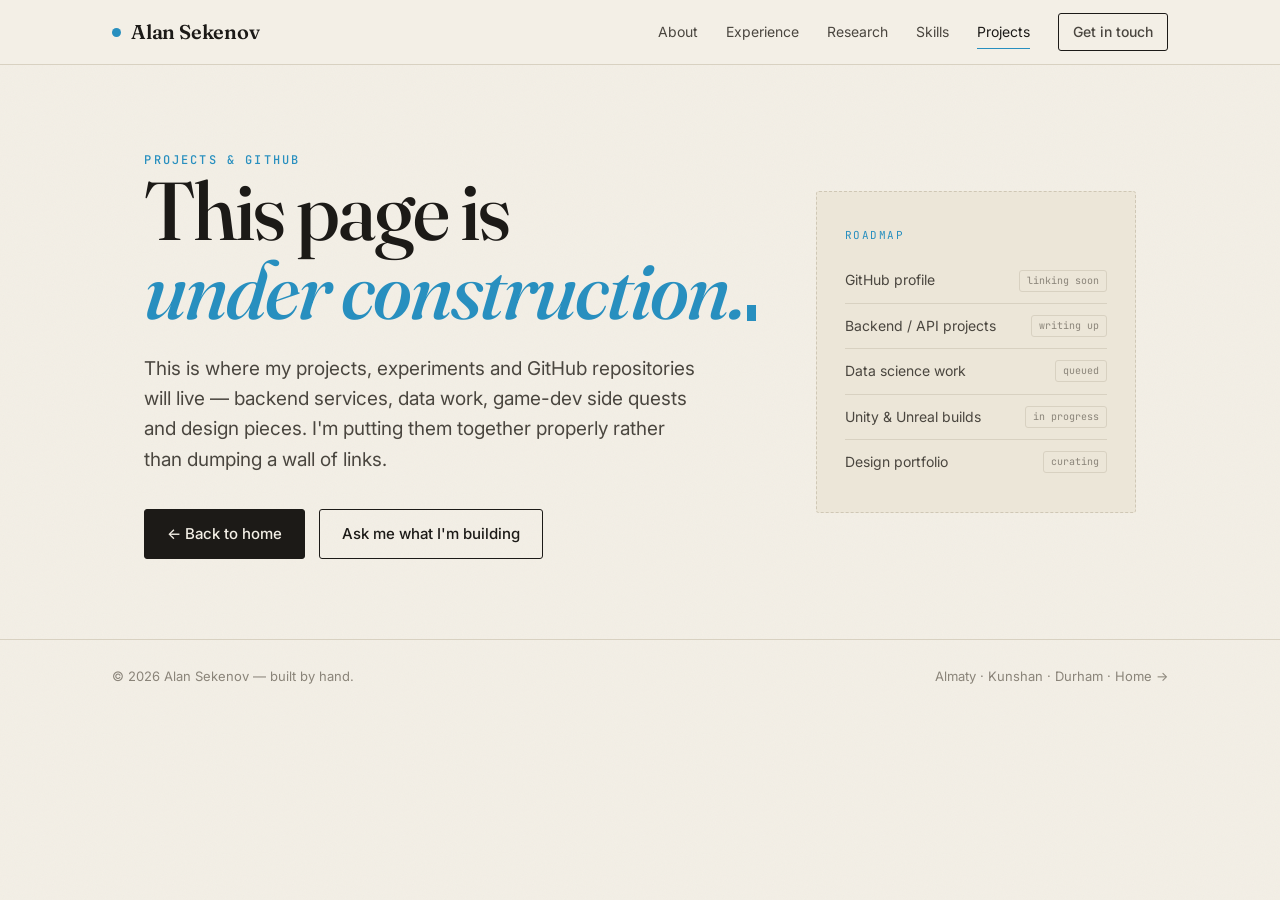
<file: projects.html>
<!DOCTYPE html>
<html lang="en">
<head>
<meta charset="UTF-8">
<meta name="viewport" content="width=device-width, initial-scale=1.0">
<title>Projects & GitHub — Alan Sekenov</title>
<meta name="description" content="Projects, experiments and GitHub repositories by Alan Sekenov — coming soon.">
<meta property="og:type" content="website">
<meta property="og:title" content="Projects & GitHub — Alan Sekenov">
<meta property="og:description" content="Projects, experiments and GitHub repositories by Alan Sekenov.">
<meta property="og:image" content="og-image.png">
<meta name="twitter:card" content="summary_large_image">
<meta name="twitter:title" content="Projects & GitHub — Alan Sekenov">
<meta name="twitter:image" content="og-image.png">
<link rel="preconnect" href="https://fonts.googleapis.com">
<link rel="preconnect" href="https://fonts.gstatic.com" crossorigin>
<style>
/* ============================================================
   Alan Sekenov — personal site
   Editorial / print-inspired. Warm paper, ink, one clay accent.
   ============================================================ */

@import url('https://fonts.googleapis.com/css2?family=Fraunces:ital,opsz,wght@0,9..144,400;0,9..144,500;0,9..144,600;1,9..144,400&family=Inter:wght@400;500;600&family=JetBrains+Mono:wght@400;500&display=swap');

:root{
  --paper:#f3efe6;
  --paper-2:#ece6d8;
  --ink:#1c1a17;
  --ink-soft:#4a463f;
  --ink-faint:#8a8479;
  --clay:#288fbf;
  --clay-deep:#1d509c;
  --line:#d8d1c1;
  --rule:#cfc7b5;
  --max:1120px;
  --r:3px;            /* one border-radius for the whole site */
}

*{box-sizing:border-box;margin:0;padding:0}
html{scroll-behavior:smooth}
body{
  background:var(--paper);
  color:var(--ink);
  font-family:'Inter',system-ui,sans-serif;
  font-size:17px;
  line-height:1.6;
  -webkit-font-smoothing:antialiased;
  text-rendering:optimizeLegibility;
}
::selection{background:var(--clay);color:var(--paper)}
a{color:inherit;text-decoration:none}

/* paper grain texture */
body::before{
  content:"";position:fixed;inset:0;pointer-events:none;z-index:1;opacity:.035;
  background-image:url("data:image/svg+xml,%3Csvg xmlns='http://www.w3.org/2000/svg' width='120' height='120'%3E%3Cfilter id='n'%3E%3CfeTurbulence type='fractalNoise' baseFrequency='0.9' numOctaves='2'/%3E%3C/filter%3E%3Crect width='100%25' height='100%25' filter='url(%23n)'/%3E%3C/svg%3E");
}

.wrap{max-width:var(--max);margin:0 auto;padding:0 32px}

/* ---------- mono label helper ---------- */
.kicker{
  font-family:'JetBrains Mono',monospace;
  font-size:12px;letter-spacing:.18em;text-transform:uppercase;
  color:var(--clay);font-weight:500;
}
.num{
  font-family:'JetBrains Mono',monospace;
  font-size:13px;color:var(--ink-faint);
}

/* ============================================================
   NAV
   ============================================================ */
.nav{
  position:sticky;top:0;z-index:50;
  background:rgba(243,239,230,.96);
  backdrop-filter:blur(6px);
  border-bottom:1px solid var(--line);
}
.nav .wrap{display:flex;align-items:center;justify-content:space-between;height:64px}
.brand{
  font-family:'Fraunces',serif;font-weight:600;font-size:20px;letter-spacing:-.01em;
  display:flex;align-items:center;gap:10px;
}
.brand .dot{width:9px;height:9px;border-radius:50%;background:var(--clay);display:inline-block}
.navlinks{display:flex;gap:28px;align-items:center}
.navlinks a{
  font-size:14px;color:var(--ink-soft);position:relative;padding:4px 0;transition:color .2s;
}
.navlinks a:hover{color:var(--ink)}
.navlinks a::after{
  content:"";position:absolute;left:0;bottom:-2px;height:1.5px;width:0;background:var(--clay);transition:width .25s ease;
}
.navlinks a:hover::after{width:100%}
.navlinks a.active{color:var(--ink)}
.navlinks a.active::after{width:100%}
.nav-cta{
  border:1.5px solid var(--ink);border-radius:var(--r);padding:7px 14px !important;font-weight:500;
}
.nav-cta:hover{background:var(--ink);color:var(--paper)!important}
.nav-cta::after{display:none}
.menu-btn{display:none;background:none;border:none;font-family:'JetBrains Mono',monospace;font-size:13px;cursor:pointer;color:var(--ink)}

/* ============================================================
   HERO
   ============================================================ */
.hero{position:relative;z-index:2;padding:90px 0 70px}
.hero-grid{display:grid;grid-template-columns:1fr 290px;gap:60px;align-items:end}
.hero h1{
  font-family:'Fraunces',serif;font-weight:500;
  font-size:clamp(46px,8vw,104px);line-height:.94;letter-spacing:-.025em;
  margin:18px 0 0;
}
.hero h1 em{font-style:italic;color:var(--clay)}
.hero .lede{
  font-size:20px;color:var(--ink-soft);max-width:46ch;margin-top:26px;line-height:1.55;
}
.hero .lede b{color:var(--ink);font-weight:600}
.hero-side{
  border-left:1px solid var(--rule);padding-left:24px;font-size:14px;color:var(--ink-soft);
}
.hero-side .row{padding:12px 0;border-bottom:1px solid var(--line)}
.hero-side .row:last-child{border-bottom:none}
.hero-side .k{font-family:'JetBrains Mono',monospace;font-size:11px;letter-spacing:.12em;text-transform:uppercase;color:var(--ink-faint);display:block;margin-bottom:3px}
.hero-side .v{color:var(--ink);font-weight:500}
.hero-side .v a:hover{color:var(--clay)}

.actions{display:flex;gap:14px;margin-top:34px;flex-wrap:wrap}
.btn{
  font-size:15px;font-weight:500;padding:12px 22px;border-radius:var(--r);border:1.5px solid var(--ink);
  display:inline-flex;align-items:center;gap:9px;transition:.2s;cursor:pointer;
}
.btn.primary{background:var(--ink);color:var(--paper)}
.btn.primary:hover{background:var(--clay);border-color:var(--clay)}
.btn.ghost:hover{background:var(--ink);color:var(--paper)}
.btn .arr{transition:transform .2s}
.btn:hover .arr{transform:translateX(4px)}

/* marquee strip */
.strip{
  border-top:1px solid var(--ink);border-bottom:1px solid var(--ink);
  background:var(--ink);color:var(--paper);overflow:hidden;position:relative;z-index:2;
}
.strip-track{display:flex;gap:48px;white-space:nowrap;padding:13px 0;animation:slide 32s linear infinite;font-family:'JetBrains Mono',monospace;font-size:13px;letter-spacing:.08em}
.strip-track span{display:flex;align-items:center;gap:48px}
.strip-track b{color:var(--clay);font-weight:400}
@keyframes slide{from{transform:translateX(0)}to{transform:translateX(-50%)}}

/* ============================================================
   SECTION SCAFFOLD
   ============================================================ */
section{position:relative;z-index:2}
.block{padding:78px 0;border-bottom:1px solid var(--line)}
.sec-head{display:flex;align-items:baseline;gap:18px;margin-bottom:46px}
.sec-head h2{
  font-family:'Fraunces',serif;font-weight:500;font-size:clamp(28px,4vw,40px);letter-spacing:-.02em;
}
.sec-head .num{padding-top:6px}

/* ---------- About ---------- */
.about-grid{display:grid;grid-template-columns:1.4fr 1fr;gap:56px}
.about p{font-size:18px;color:var(--ink-soft);margin-bottom:18px;line-height:1.7}
.about p b{color:var(--ink);font-weight:600}
.facts{border-top:2px solid var(--ink)}
.facts .f{display:flex;justify-content:space-between;gap:16px;padding:14px 0;border-bottom:1px solid var(--line);font-size:15px}
.facts .f .lbl{font-family:'JetBrains Mono',monospace;font-size:11px;letter-spacing:.1em;text-transform:uppercase;color:var(--ink-faint)}
.facts .f .val{text-align:right;color:var(--ink);font-weight:500;max-width:60%}

/* ---------- Experience timeline ---------- */
.exp{display:grid;grid-template-columns:170px 1fr;gap:0}
.exp-item{display:contents}
.exp-row{
  display:grid;grid-template-columns:170px 1fr;gap:40px;
  padding:30px 0;border-top:1px solid var(--line);
}
.exp-row:first-child{border-top:2px solid var(--ink)}
.exp-when{font-family:'JetBrains Mono',monospace;font-size:13px;color:var(--ink-faint);line-height:1.5}
.exp-when .where{display:block;color:var(--ink-soft);margin-top:6px}
.exp-body h3{font-family:'Fraunces',serif;font-weight:600;font-size:23px;letter-spacing:-.01em}
.exp-role{color:var(--clay);font-weight:600;font-size:14px;margin:4px 0 14px;display:flex;flex-wrap:wrap;gap:8px;align-items:center}
.exp-role .tag{
  font-family:'JetBrains Mono',monospace;font-size:10px;letter-spacing:.08em;text-transform:uppercase;
  color:var(--ink-soft);border:1px solid var(--rule);border-radius:var(--r);padding:2px 7px;background:var(--paper-2);
}
.exp-body ul{list-style:none}
.exp-body li{
  position:relative;padding-left:22px;margin-bottom:11px;color:var(--ink-soft);font-size:15.5px;line-height:1.6;
}
.exp-body li::before{content:"";position:absolute;left:0;top:11px;width:7px;height:1.5px;background:var(--clay)}
.exp-body li b{color:var(--ink);font-weight:600}
.exp-row:hover .exp-body h3{color:var(--clay-deep)}

/* ---------- Two-up cards (research / leadership) ---------- */
.cards{display:grid;grid-template-columns:1fr 1fr;gap:24px}
.card{
  border:1px solid var(--line);border-radius:var(--r);padding:30px;background:var(--paper-2);
  transition:.25s;position:relative;overflow:hidden;
}
.card::before{content:"";position:absolute;left:0;top:0;width:3px;height:0;background:var(--clay);transition:height .3s}
.card:hover{transform:translateY(-3px);box-shadow:0 14px 34px -22px rgba(28,26,23,.5)}
.card:hover::before{height:100%}
.card .when{font-family:'JetBrains Mono',monospace;font-size:12px;color:var(--ink-faint)}
.card h3{font-family:'Fraunces',serif;font-weight:600;font-size:22px;margin:10px 0 4px}
.card .role{color:var(--clay);font-weight:600;font-size:13.5px;margin-bottom:14px}
.card ul{list-style:none}
.card li{position:relative;padding-left:20px;margin-bottom:10px;color:var(--ink-soft);font-size:15px}
.card li::before{content:"";position:absolute;left:0;top:10px;width:6px;height:1.5px;background:var(--clay)}
.card li b{color:var(--ink);font-weight:600}

/* ---------- Skills ---------- */
.skill-grid{display:grid;grid-template-columns:repeat(3,1fr);gap:36px}
.skill-col h4{font-family:'JetBrains Mono',monospace;font-size:12px;letter-spacing:.12em;text-transform:uppercase;color:var(--ink-faint);margin-bottom:16px;padding-bottom:8px;border-bottom:1px solid var(--line)}
.chips{display:flex;flex-wrap:wrap;gap:8px}
.chip{
  font-size:14px;padding:6px 12px;border:1px solid var(--rule);border-radius:var(--r);background:var(--paper);
  color:var(--ink-soft);transition:.18s;cursor:default;
}
.chip:hover{background:var(--ink);color:var(--paper);border-color:var(--ink);transform:translateY(-2px)}
.lang-bar{margin-top:6px}
.lang{margin-bottom:14px}
.lang .top{display:flex;justify-content:space-between;font-size:14px;margin-bottom:6px}
.lang .top span:last-child{font-family:'JetBrains Mono',monospace;font-size:11px;color:var(--ink-faint)}
.lang .track{height:5px;background:var(--paper-2);border-radius:var(--r);overflow:hidden}
.lang .fill{height:100%;background:var(--clay);border-radius:var(--r)}

/* ---------- accolades ---------- */
.accolades{display:grid;grid-template-columns:repeat(2,1fr);gap:0;margin-top:10px;border-top:2px solid var(--ink)}
.acc{padding:18px 0;border-bottom:1px solid var(--line);display:flex;gap:16px;align-items:flex-start}
.acc:nth-child(odd){padding-right:30px;border-right:1px solid var(--line)}
.acc:nth-child(even){padding-left:30px}
.acc .yr{font-family:'Fraunces',serif;font-size:30px;font-weight:500;color:var(--clay);line-height:1;min-width:64px}
.acc .txt{font-size:15px;color:var(--ink-soft)}
.acc .txt b{color:var(--ink);font-weight:600;display:block}

/* ============================================================
   CONTACT / FOOTER
   ============================================================ */
.contact{padding:90px 0 40px;position:relative;z-index:2}
.contact h2{font-family:'Fraunces',serif;font-weight:500;font-size:clamp(38px,7vw,84px);line-height:1;letter-spacing:-.03em;margin:14px 0 0}
.contact h2 em{font-style:italic;color:var(--clay)}
.contact .sub{font-size:19px;color:var(--ink-soft);margin:24px 0 32px;max-width:48ch}
.contact-links{display:flex;flex-wrap:wrap;gap:14px}
.foot{border-top:1px solid var(--line);padding:26px 0;font-size:13px;color:var(--ink-faint);display:flex;justify-content:space-between;flex-wrap:wrap;gap:12px;position:relative;z-index:2}
.foot a:hover{color:var(--clay)}

/* ============================================================
   PROJECTS (placeholder) PAGE
   ============================================================ */
.placeholder{min-height:62vh;display:flex;align-items:center;padding:80px 0;position:relative;z-index:2}
.ph-grid{display:grid;grid-template-columns:1fr 320px;gap:60px;align-items:center;width:100%}
.placeholder h1{font-family:'Fraunces',serif;font-weight:500;font-size:clamp(40px,7vw,82px);line-height:.96;letter-spacing:-.025em}
.placeholder h1 em{font-style:italic;color:var(--clay)}
.placeholder .lede{font-size:19px;color:var(--ink-soft);max-width:46ch;margin:24px 0 30px}
.ph-card{border:1px dashed var(--rule);border-radius:var(--r);padding:28px;background:var(--paper-2)}
.ph-card .pill{font-family:'JetBrains Mono',monospace;font-size:11px;letter-spacing:.14em;text-transform:uppercase;color:var(--clay);display:inline-block;margin-bottom:14px}
.ph-list{list-style:none}
.ph-list li{padding:11px 0;border-bottom:1px solid var(--line);font-size:14px;color:var(--ink-soft);display:flex;align-items:center;gap:10px}
.ph-list li:last-child{border-bottom:none}
.ph-list .stat{font-family:'JetBrains Mono',monospace;font-size:10px;color:var(--ink-faint);margin-left:auto;border:1px solid var(--line);padding:2px 7px;border-radius:var(--r)}
.blink{display:inline-block;width:9px;height:16px;background:var(--clay);margin-left:4px;animation:blink 1.1s steps(1) infinite;vertical-align:-2px}
@keyframes blink{50%{opacity:0}}

/* ============================================================
   reveal-on-scroll
   ============================================================ */
.reveal{opacity:0;transform:translateY(18px);transition:opacity .6s ease,transform .6s ease}
.reveal.in{opacity:1;transform:none}
@media (prefers-reduced-motion:reduce){
  .reveal{opacity:1;transform:none;transition:none}
  .strip-track{animation:none}
  html{scroll-behavior:auto}
}

/* ============================================================
   RESPONSIVE
   ============================================================ */
@media(max-width:880px){
  .hero-grid{grid-template-columns:1fr;gap:36px}
  .hero-side{border-left:none;border-top:1px solid var(--rule);padding-left:0;padding-top:20px}
  .about-grid{grid-template-columns:1fr;gap:32px}
  .exp-row{grid-template-columns:1fr;gap:12px}
  .cards{grid-template-columns:1fr}
  .skill-grid{grid-template-columns:1fr}
  .accolades{grid-template-columns:1fr}
  .acc:nth-child(odd){padding-right:0;border-right:none}
  .acc:nth-child(even){padding-left:0}
  .ph-grid{grid-template-columns:1fr;gap:36px}
}
@media(max-width:620px){
  body{font-size:16px}
  .wrap{padding:0 20px}
  .navlinks{display:none}
  .navlinks.open{display:flex;position:absolute;top:64px;left:0;right:0;flex-direction:column;gap:0;background:var(--paper);border-bottom:1px solid var(--line);padding:8px 20px 16px}
  .navlinks.open a{padding:12px 0;border-bottom:1px solid var(--line)}
  .menu-btn{display:block}
  .hero{padding:54px 0 44px}
}

</style>
<link rel="icon" href="data:image/svg+xml,%3Csvg xmlns='http://www.w3.org/2000/svg' viewBox='0 0 32 32'%3E%3Crect width='32' height='32' rx='6' fill='%231c1a17'/%3E%3Ctext x='16' y='23' font-family='Georgia,serif' font-size='19' fill='%23288fbf' text-anchor='middle'%3EA%3C/text%3E%3C/svg%3E">
</head>
<body>

<!-- ===================== NAV ===================== -->
<header class="nav">
  <div class="wrap">
    <a href="index.html" class="brand"><span class="dot"></span> Alan Sekenov</a>
    <button class="menu-btn" id="menuBtn">MENU</button>
    <nav class="navlinks" id="navlinks">
      <a href="index.html#about">About</a>
      <a href="index.html#experience">Experience</a>
      <a href="index.html#research">Research</a>
      <a href="index.html#skills">Skills</a>
      <a href="projects.html" class="active">Projects</a>
      <a href="index.html#contact" class="nav-cta">Get in touch</a>
    </nav>
  </div>
</header>

<!-- ===================== PLACEHOLDER ===================== -->
<section class="placeholder">
  <div class="wrap">
    <div class="ph-grid">
      <div class="reveal in">
        <span class="kicker">Projects &amp; GitHub</span>
        <h1>This page is<br><em>under construction.</em><span class="blink"></span></h1>
        <p class="lede">This is where my projects, experiments and GitHub repositories will live — backend services, data work, game-dev side quests and design pieces. I'm putting them together properly rather than dumping a wall of links.</p>
        <div class="actions">
          <a href="index.html" class="btn primary">← Back to home</a>
          <a href="index.html#contact" class="btn ghost">Ask me what I'm building</a>
        </div>
      </div>

      <aside class="ph-card reveal in">
        <span class="pill">Roadmap</span>
        <ul class="ph-list">
          <li>GitHub profile <span class="stat">linking soon</span></li>
          <li>Backend / API projects <span class="stat">writing up</span></li>
          <li>Data science work <span class="stat">queued</span></li>
          <li>Unity &amp; Unreal builds <span class="stat">in progress</span></li>
          <li>Design portfolio <span class="stat">curating</span></li>
        </ul>
      </aside>
    </div>
  </div>
</section>

<footer class="foot">
  <div class="wrap" style="display:flex;justify-content:space-between;flex-wrap:wrap;gap:12px;width:100%">
    <span>© 2026 Alan Sekenov — built by hand.</span>
    <span>Almaty · Kunshan · Durham · <a href="index.html">Home →</a></span>
  </div>
</footer>

<script>
  const mb = document.getElementById('menuBtn');
  const nl = document.getElementById('navlinks');
  mb && mb.addEventListener('click', () => nl.classList.toggle('open'));
</script>
</body>
</html>
</file>
